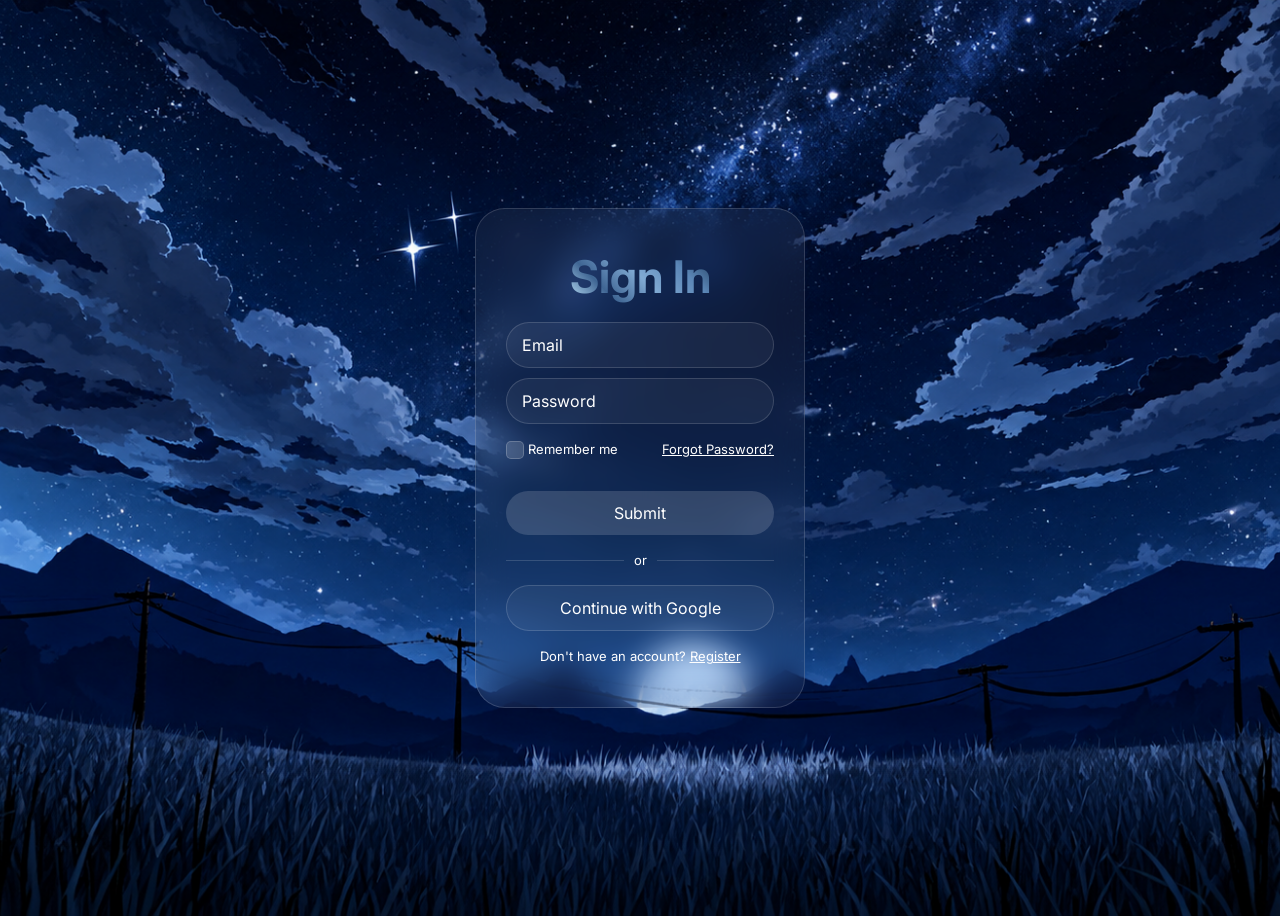
<file: index.html>
<!DOCTYPE html>
<html>
<head>
  <meta charset="UTF-8">
  <meta name="viewport" content="width=device-width, initial-scale=1">
  <link rel="stylesheet" href="style.css">
  <link rel="preconnect" href="https://fonts.googleapis.com">
  <link rel="preconnect" href="https://fonts.gstatic.com" crossorigin>
  <link href="https://fonts.googleapis.com/css2?family=Inter:ital,opsz,wght@0,14..32,100..900;1,14..32,100..900&display=swap" rel="stylesheet">
  <script type="module">
  import { createClient } from 'https://esm.sh/@supabase/supabase-js@2'
  const supabase = createClient('https://yhqtfxcofmmpmopfswac.supabase.co', 'sb_publishable_v0JDvYlZxEgMIMPtDTqsIw_ApUtStEy')
  const msg = document.getElementById('msg')
  const val = () => ({
    email: document.querySelector('.li-username').value,
    password: document.querySelector('.li-password').value
  })
    </script>
  <title>Log In</title>
</head>
<body>
  <form class="Log-In">
    <h1>Sign In</h1>
    <div class="login-input">
      <input class="li-username" placeholder="Email" type="email" required>
      <input class="li-password" placeholder="Password" type="password" maxlength="30" required>
    </div>
    <div class="Remember-Forgot">
      <input class="rm" id="rm" type="checkbox">
      <label for="rm" class="ls"><span>Remember me</span></label>
      <a href="#" class="fg">Forgot Password?</a>
    </div>
    <p id="msg"></p>
    <button class="login-btn" type="submit">Submit</button>
    <div class="divider"><span>or</span></div>
    <a class="google-btn"
   href="https://yhqtfxcofmmpmopfswac.supabase.co/auth/v1/authorize?provider=google&redirect_to=https://signinkav.vercel.app/welcome.html">
  Continue with Google
  </a>
    <p class="dhac">Don't have an account? <a class="reg" href="#">Register</a></p>
  </form>
</body>
</html>
</file>
<file: style.css>
*{
  color: white;
  font-family: Inter, Italic;
  box-sizing: border-box;
}

.divider {
  width: 100%;
  display: flex;
  align-items: center;
  gap: 10px;
  margin-top: 17px;
  font-size: 13px;
}
.divider::before,
.divider::after {
  content: "";
  flex: 1;
  height: 1px;
  background: rgba(255, 255, 255, 0.15);
}

.google-btn {
  display: block;
  width: 100%;
  text-align: center;
  text-decoration: none;
  padding: 12px 15px;
  font-size: 16px;
  margin-top: 17px;
  border-radius: 30px;
  border: 1px solid rgba(255, 255, 255, 0.15);
  background: rgba(255, 255, 255, 0.05);
  transition: background-color 0.3s ease, color 0.3s ease;
  -webkit-tap-highlight-color: transparent;
}

.google-btn:hover {
  background: #fff;
  color: #313131;
}

body {
  background: url('file_00000000906c8206be6231ce4b5646e3.png');
  background-size: cover;
  background-repeat: no-repeat;
  background-position: center;
  display: flex;
  justify-content: center;
  align-items: center;
  min-height: 100vh;
}

.Log-In {
  border: 1px solid rgba(255, 255, 255, 0.15);
  background: rgba(255, 255, 255, 0.05);
  backdrop-filter: blur(16px) saturate(100%);
  -webkit-backdrop-filter: blur(16px);
  border-radius: 30px;
  margin: 0;
  padding: 30px;
  width: 100%;
  max-width: 330px;
  display: flex;
  flex-direction: column;
  align-items: center;
}

h1 {
  font-size: 45px;
  text-align: center;
  margin-top: 10px;
  margin-bottom: 8px;
  background: -webkit-linear-gradient(45deg, #c0e6fd, #3f6593, #80aad3, #5b86b6, #1b3554);
  -webkit-background-clip: text;
  -webkit-text-fill-color: transparent;
}

p {
  width: 100%;
  text-align: center;
}

.login-input .li-username,
.login-input .li-password {
  outline: none;
  border: 1px solid rgba(255, 255, 255, 0.15);
  border-radius: 40px;
  width: 100%;
  padding: 12px 15px;
  font-size: 16px;
  background: rgba(255, 255, 255, 0.05);
  margin-top: 10px;
}

.login-input .li-username::placeholder,
.login-input .li-password::placeholder {
  color: white;
}

.Remember-Forgot {
  width: 100%;
  max-width: 400px;
  font-size: 13px;
  margin-top: 17px;
  display: flex;
  justify-content: space-between;
}

.Remember-Forgot > div {
  display: flex;
  align-items: center;
  gap: 3px;
}

.rm {
  margin: 0;
  appearance: none;
  -webkit-appearance: none;
  width: 18px;
  height: 18px;
  border: 1px solid rgba(255, 255, 255, 0.2);
  border-radius: 5px;
  background: rgba(255, 255, 255, 0.15);
  outline: none;
  -webkit-tap-highlight-color: transparent;
  cursor: pointer;
  transition: background 0.5s ease;
}

.rm:checked {
  background: skyblue;
}

.rm:not(:checked) {
  background: rgba(255, 255, 255, 0.15);
}
.ls {
  margin-left: 4px;
}
.fg {
  margin-left: auto;
  -webkit-tap-highlight-color: transparent;
}

.login-btn {
  border: none;
  border-radius: 30px;
  outline: none;
  width: 100%;
  padding: 12px 15px;
  font-size: 16px;
  background-color: rgba(255, 255, 255, 0.15);
  color: rgb(255, 255, 255);
  margin-top: 0px;
  transition: background-color 0.3s ease, color 0.3s ease, margin-bottom 0.3s ease, box-shadow 0.3s ease;
}

.login-btn:hover {
  background-color: rgb(255, 255, 255);
  color: rgb(49, 49, 49);
  margin-bottom: 5px;
  box-shadow: 1px 1px 10px rgba(255, 255, 255);
}

.login-btn:not(:hover) {
  background-color: rgba(255, 255, 255, 0.15);
  color: rgb(255, 255, 255);
  margin-bottom: 0px;
  box-shadow: none;
}

.dhac {
  font-size: 13px;
  margin-top: 17px;
  -webkit-tap-highlight-color: transparent;
}
</file>
